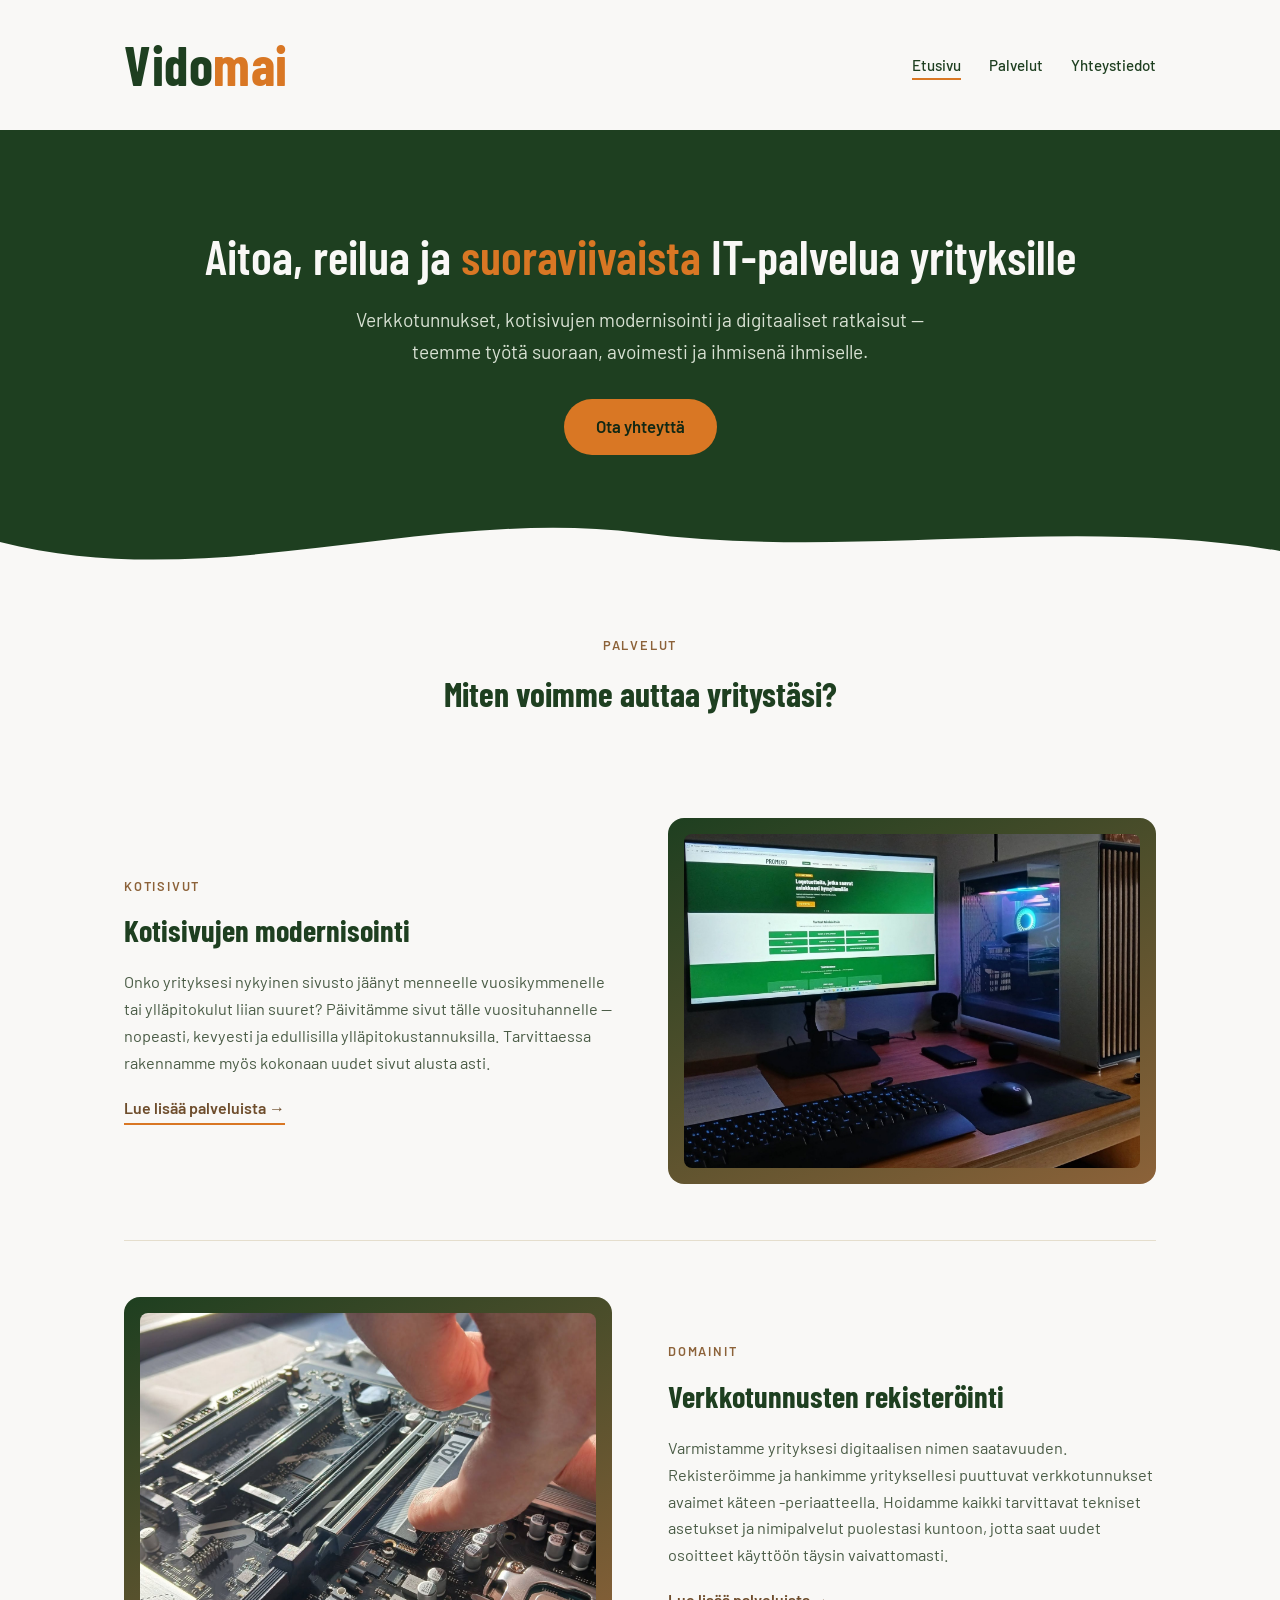
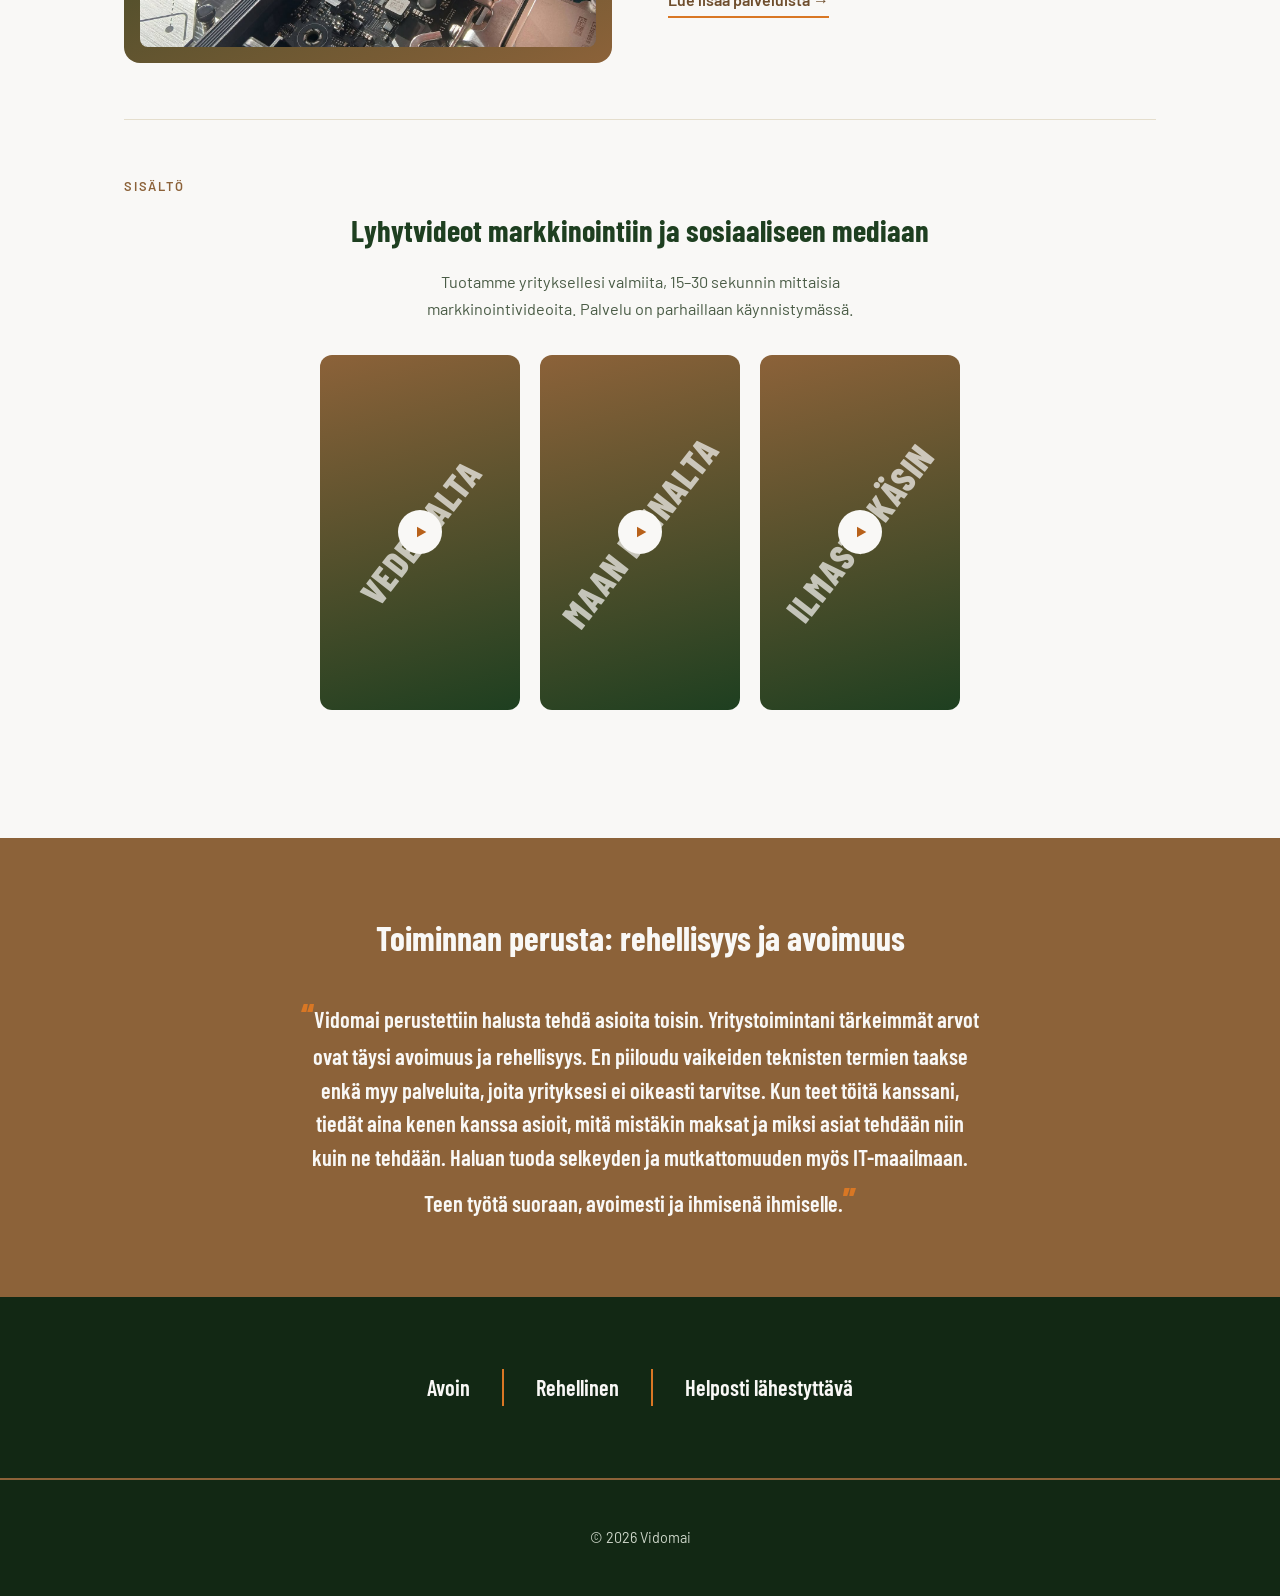
<file: index.html>
<!DOCTYPE html>
<html lang="fi">
<head>
  <meta charset="UTF-8">
  <meta name="viewport" content="width=device-width, initial-scale=1.0">
  <title>Vidomai — Kotisivut, domainit ja digitaaliset palvelut</title>
  <meta name="description" content="Vidomai tarjoaa aitoja, suoraviivaisia IT-palveluita yrityksille: verkkotunnukset, kotisivujen modernisointi ja digitaaliset ratkaisut.">
  <link rel="stylesheet" href="css/style.css">
</head>
<body>

  <header class="site-header">
    <div class="container">
      <a href="index.html" class="logo">Vido<span>mai</span></a>
      <nav class="main-nav" aria-label="Päävalikko">
        <ul>
          <li><a href="index.html" aria-current="page">Etusivu</a></li>
          <li><a href="palvelut.html">Palvelut</a></li>
          <li><a href="yhteystiedot.html">Yhteystiedot</a></li>
        </ul>
      </nav>
    </div>
  </header>

  <main>

    <section class="hero">
      <div class="container">
        <h1>Aitoa, reilua ja <em>suoraviivaista</em> IT-palvelua yrityksille</h1>
        <p>
          Verkkotunnukset, kotisivujen modernisointi ja digitaaliset ratkaisut
          — teemme työtä suoraan, avoimesti ja ihmisenä ihmiselle.
        </p>
        <a href="yhteystiedot.html" class="button">Ota yhteyttä</a>
      </div>
      <div class="wave-bottom" aria-hidden="true">
        <svg viewBox="0 0 1440 100" preserveAspectRatio="none">
          <path d="M0,40 C240,100 480,0 720,30 C960,60 1200,10 1440,50 L1440,100 L0,100 Z" fill="#f9f8f6"/>
        </svg>
      </div>
    </section>

    <section class="services">
      <div class="container">
        <span class="eyebrow">Palvelut</span>
        <h2>Miten voimme auttaa yritystäsi?</h2>

        <div class="feature-row">
          <div class="feature-text">
            <span class="eyebrow">Kotisivut</span>
            <h3>Kotisivujen modernisointi</h3>
            <p>
              Onko yrityksesi nykyinen sivusto jäänyt menneelle vuosikymmenelle
              tai ylläpitokulut liian suuret? Päivitämme sivut tälle
              vuosituhannelle — nopeasti, kevyesti ja edullisilla
              ylläpitokustannuksilla. Tarvittaessa rakennamme myös kokonaan
              uudet sivut alusta asti.
            </p>
            <a href="palvelut.html" class="link-arrow">Lue lisää palveluista &rarr;</a>
          </div>
          <div class="feature-media">
            <div class="media-placeholder">
              <img src="assets/images/kotisivujen-modernisointi.jpg" alt="Työpiste, jolla näkyy Promego-sivuston toteutus näytöllä">
            </div>
          </div>
        </div>

        <div class="feature-row reverse">
          <div class="feature-text">
            <span class="eyebrow">Domainit</span>
            <h3>Verkkotunnusten rekisteröinti</h3>
            <p>
              Varmistamme yrityksesi digitaalisen nimen saatavuuden.
              Rekisteröimme ja hankimme yrityksellesi puuttuvat
              verkkotunnukset avaimet käteen -periaatteella. Hoidamme kaikki
              tarvittavat tekniset asetukset ja nimipalvelut puolestasi
              kuntoon, jotta saat uudet osoitteet käyttöön täysin
              vaivattomasti.
            </p>
            <a href="palvelut.html" class="link-arrow">Lue lisää palveluista &rarr;</a>
          </div>
          <div class="feature-media">
            <div class="media-placeholder">
              <img src="assets/images/verkkotunnukset.jpg" alt="Läheiskuva emolevyn kokoamisesta">
            </div>
          </div>
        </div>

        <div class="feature-row video-showcase-row">
          <div class="feature-text">
            <span class="eyebrow">Sisältö</span>
            <h3>Lyhytvideot markkinointiin ja sosiaaliseen mediaan</h3>
            <p>
              Tuotamme yrityksellesi valmiita, 15–30 sekunnin mittaisia
              markkinointivideoita. Palvelu on parhaillaan käynnistymässä.
            </p>
            <!-- TODO: korvaa placeholder-ruudut oikeilla GoPro-klipeillä -->
            <div class="video-grid">
              <div class="video-tile">
                <span class="tile-watermark">Veden alta</span>
                <span class="play-icon"><svg viewBox="0 0 24 24"><polygon points="6,4 20,12 6,20"/></svg></span>
              </div>
              <div class="video-tile">
                <span class="tile-watermark">Maan pinnalta</span>
                <span class="play-icon"><svg viewBox="0 0 24 24"><polygon points="6,4 20,12 6,20"/></svg></span>
              </div>
              <div class="video-tile">
                <span class="tile-watermark">Ilmasta käsin</span>
                <span class="play-icon"><svg viewBox="0 0 24 24"><polygon points="6,4 20,12 6,20"/></svg></span>
              </div>
            </div>
          </div>
        </div>
      </div>
    </section>

    <section class="quote-section">
      <div class="container">
        <h2>Toiminnan perusta: rehellisyys ja avoimuus</h2>
        <blockquote>
          <span class="quote-mark">&ldquo;</span>Vidomai perustettiin halusta
          tehdä asioita toisin. Yritystoimintani tärkeimmät arvot ovat täysi
          avoimuus ja rehellisyys. En piiloudu vaikeiden teknisten termien
          taakse enkä myy palveluita, joita yrityksesi ei oikeasti tarvitse.
          Kun teet töitä kanssani, tiedät aina kenen kanssa asioit, mitä
          mistäkin maksat ja miksi asiat tehdään niin kuin ne tehdään. Haluan
          tuoda selkeyden ja mutkattomuuden myös IT-maailmaan. Teen työtä
          suoraan, avoimesti ja ihmisenä ihmiselle.<span class="quote-mark">&rdquo;</span>
        </blockquote>
      </div>
    </section>

    <section class="values-section">
      <div class="container">
        <ul class="values-list">
          <li>Avoin</li>
          <li>Rehellinen</li>
          <li>Helposti lähestyttävä</li>
        </ul>
      </div>
    </section>

  </main>

  <footer class="site-footer">
    <div class="container">
      <p>&copy; <span id="year"></span> Vidomai</p>
    </div>
  </footer>

  <script>
    document.getElementById('year').textContent = new Date().getFullYear();
  </script>

</body>
</html>
</file>
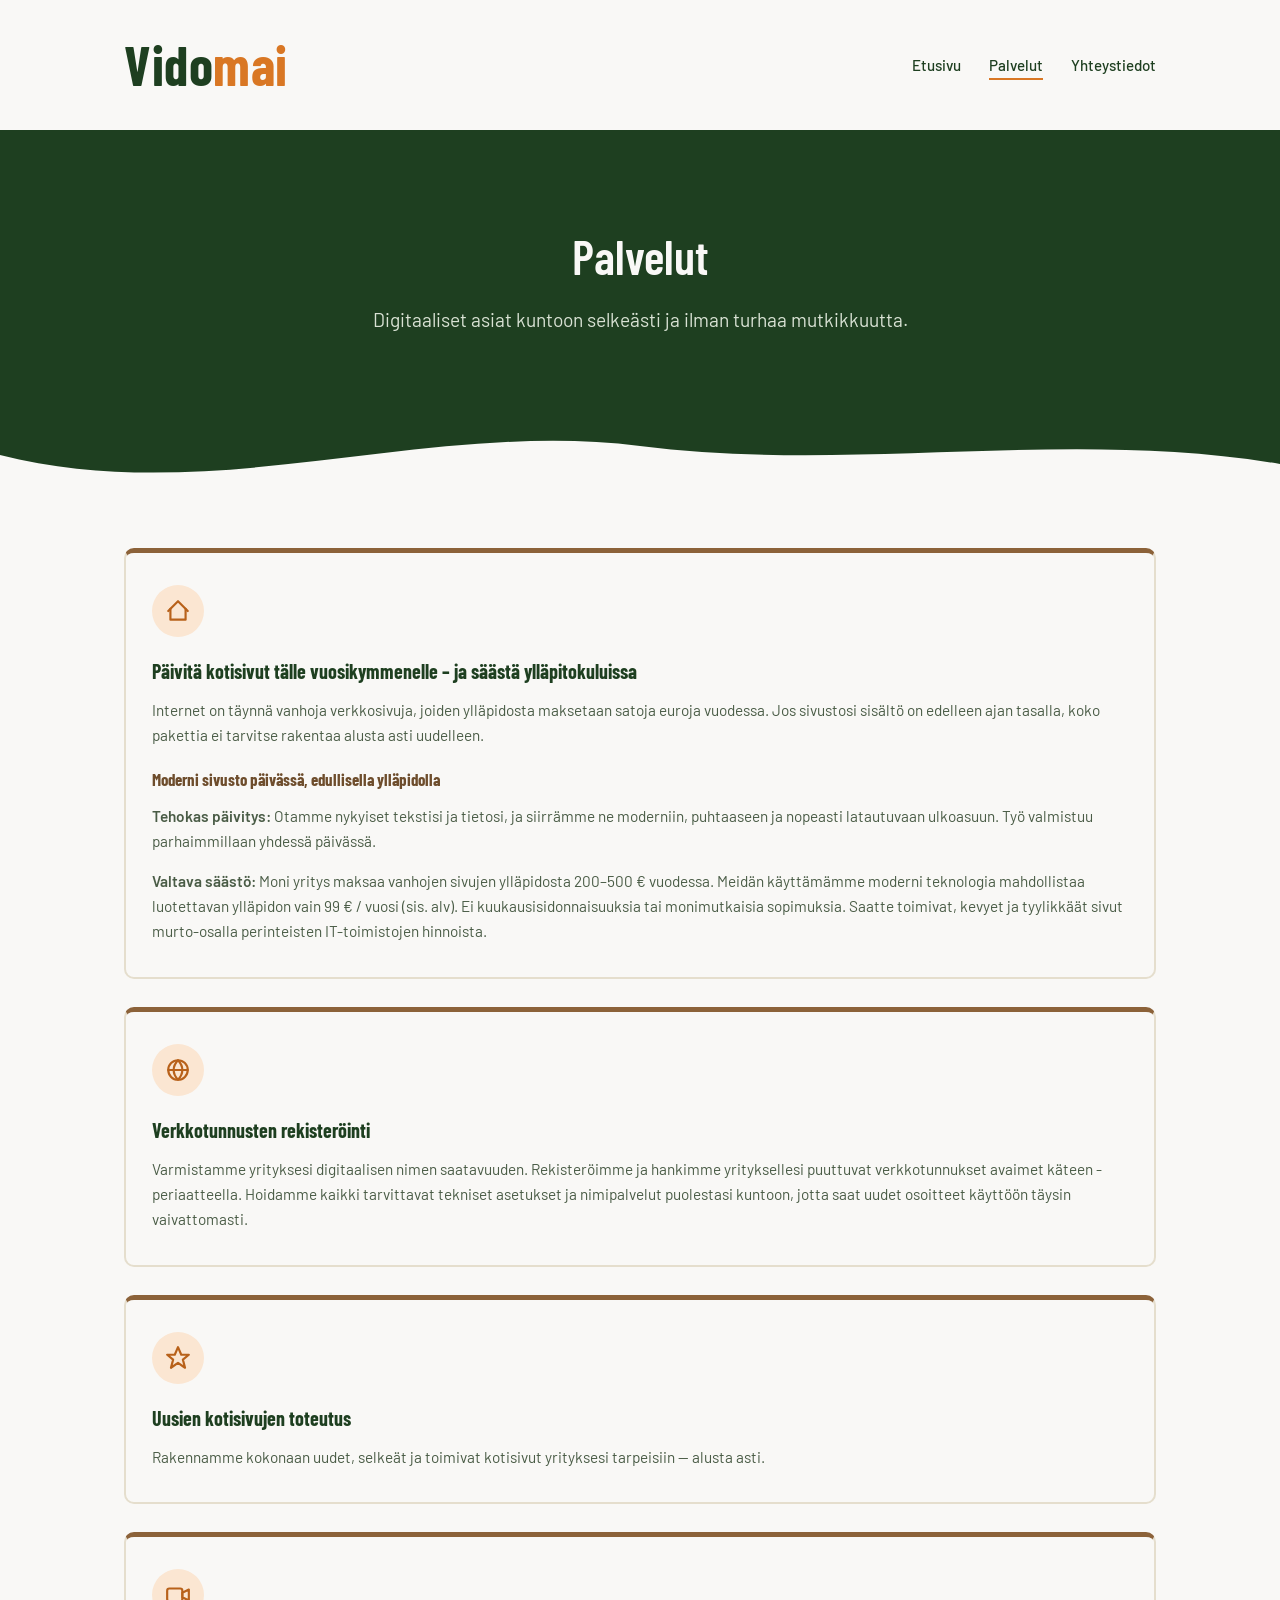
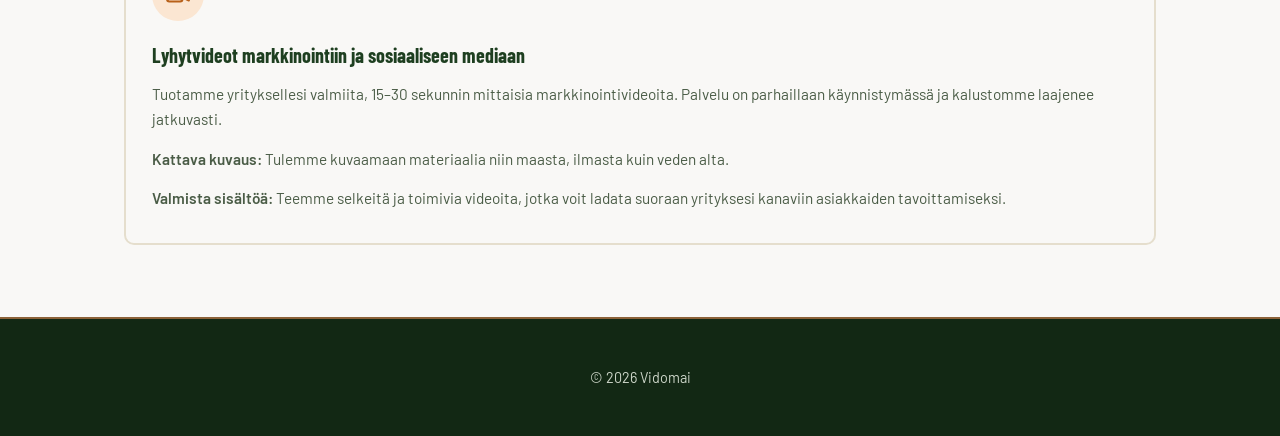
<file: palvelut.html>
<!DOCTYPE html>
<html lang="fi">
<head>
  <meta charset="UTF-8">
  <meta name="viewport" content="width=device-width, initial-scale=1.0">
  <title>Palvelut — Vidomai</title>
  <meta name="description" content="Vidomain palvelut: kotisivujen modernisointi, verkkotunnukset, uusien sivujen toteutus ja some-videot.">
  <link rel="stylesheet" href="css/style.css">
</head>
<body>

  <header class="site-header">
    <div class="container">
      <a href="index.html" class="logo">Vido<span>mai</span></a>
      <nav class="main-nav" aria-label="Päävalikko">
        <ul>
          <li><a href="index.html">Etusivu</a></li>
          <li><a href="palvelut.html" aria-current="page">Palvelut</a></li>
          <li><a href="yhteystiedot.html">Yhteystiedot</a></li>
        </ul>
      </nav>
    </div>
  </header>

  <main>

    <section class="hero">
      <div class="container">
        <h1>Palvelut</h1>
        <p>
          Digitaaliset asiat kuntoon selkeästi ja ilman turhaa mutkikkuutta.
        </p>
      </div>
      <div class="wave-bottom" aria-hidden="true">
        <svg viewBox="0 0 1440 100" preserveAspectRatio="none">
          <path d="M0,40 C240,100 480,0 720,30 C960,60 1200,10 1440,50 L1440,100 L0,100 Z" fill="#f9f8f6"/>
        </svg>
      </div>
    </section>

    <section class="services">
      <div class="container">
        <div class="service-grid">
          <div class="service-card">
            <div class="service-icon">
              <svg viewBox="0 0 24 24" fill="none" stroke-width="2" stroke-linecap="round" stroke-linejoin="round"><path d="M3 12l9-9 9 9"/><path d="M5 10v10h14V10"/></svg>
            </div>
            <h3>Päivitä kotisivut tälle vuosikymmenelle – ja säästä ylläpitokuluissa</h3>
            <p>
              Internet on täynnä vanhoja verkkosivuja, joiden ylläpidosta
              maksetaan satoja euroja vuodessa. Jos sivustosi sisältö on
              edelleen ajan tasalla, koko pakettia ei tarvitse rakentaa
              alusta asti uudelleen.
            </p>
            <h4>Moderni sivusto päivässä, edullisella ylläpidolla</h4>
            <p>
              <strong>Tehokas päivitys:</strong> Otamme nykyiset tekstisi ja
              tietosi, ja siirrämme ne moderniin, puhtaaseen ja nopeasti
              latautuvaan ulkoasuun. Työ valmistuu parhaimmillaan yhdessä
              päivässä.
            </p>
            <p>
              <strong>Valtava säästö:</strong> Moni yritys maksaa vanhojen
              sivujen ylläpidosta 200–500 € vuodessa. Meidän käyttämämme
              moderni teknologia mahdollistaa luotettavan ylläpidon vain
              99 € / vuosi (sis. alv). Ei kuukausisidonnaisuuksia tai
              monimutkaisia sopimuksia. Saatte toimivat, kevyet ja tyylikkäät
              sivut murto-osalla perinteisten IT-toimistojen hinnoista.
            </p>
          </div>
          <div class="service-card">
            <div class="service-icon">
              <svg viewBox="0 0 24 24" fill="none" stroke-width="2" stroke-linecap="round" stroke-linejoin="round"><circle cx="12" cy="12" r="9"/><path d="M3 12h18M12 3c2.5 2.6 4 6 4 9s-1.5 6.4-4 9c-2.5-2.6-4-6-4-9s1.5-6.4 4-9z"/></svg>
            </div>
            <h3>Verkkotunnusten rekisteröinti</h3>
            <p>
              Varmistamme yrityksesi digitaalisen nimen saatavuuden.
              Rekisteröimme ja hankimme yrityksellesi puuttuvat
              verkkotunnukset avaimet käteen -periaatteella. Hoidamme kaikki
              tarvittavat tekniset asetukset ja nimipalvelut puolestasi
              kuntoon, jotta saat uudet osoitteet käyttöön täysin
              vaivattomasti.
            </p>
          </div>
          <div class="service-card">
            <div class="service-icon">
              <svg viewBox="0 0 24 24" fill="none" stroke-width="2" stroke-linecap="round" stroke-linejoin="round"><path d="M12 2l3 7h7l-5.5 4.5L18.5 21 12 16.5 5.5 21l2-7.5L2 9h7z"/></svg>
            </div>
            <h3>Uusien kotisivujen toteutus</h3>
            <p>
              Rakennamme kokonaan uudet, selkeät ja toimivat kotisivut
              yrityksesi tarpeisiin — alusta asti.
            </p>
          </div>
          <div class="service-card">
            <div class="service-icon">
              <svg viewBox="0 0 24 24" fill="none" stroke-width="2" stroke-linecap="round" stroke-linejoin="round"><rect x="2" y="6" width="14" height="12" rx="2"/><path d="M16 10l6-3v10l-6-3z"/></svg>
            </div>
            <h3>Lyhytvideot markkinointiin ja sosiaaliseen mediaan</h3>
            <p>
              Tuotamme yrityksellesi valmiita, 15–30 sekunnin mittaisia
              markkinointivideoita. Palvelu on parhaillaan käynnistymässä ja
              kalustomme laajenee jatkuvasti.
            </p>
            <p>
              <strong>Kattava kuvaus:</strong> Tulemme kuvaamaan materiaalia
              niin maasta, ilmasta kuin veden alta.
            </p>
            <p>
              <strong>Valmista sisältöä:</strong> Teemme selkeitä ja toimivia
              videoita, jotka voit ladata suoraan yrityksesi kanaviin
              asiakkaiden tavoittamiseksi.
            </p>
          </div>
        </div>
      </div>
    </section>

  </main>

  <footer class="site-footer">
    <div class="container">
      <p>&copy; <span id="year"></span> Vidomai</p>
    </div>
  </footer>

  <script>
    document.getElementById('year').textContent = new Date().getFullYear();
  </script>

</body>
</html>
</file>
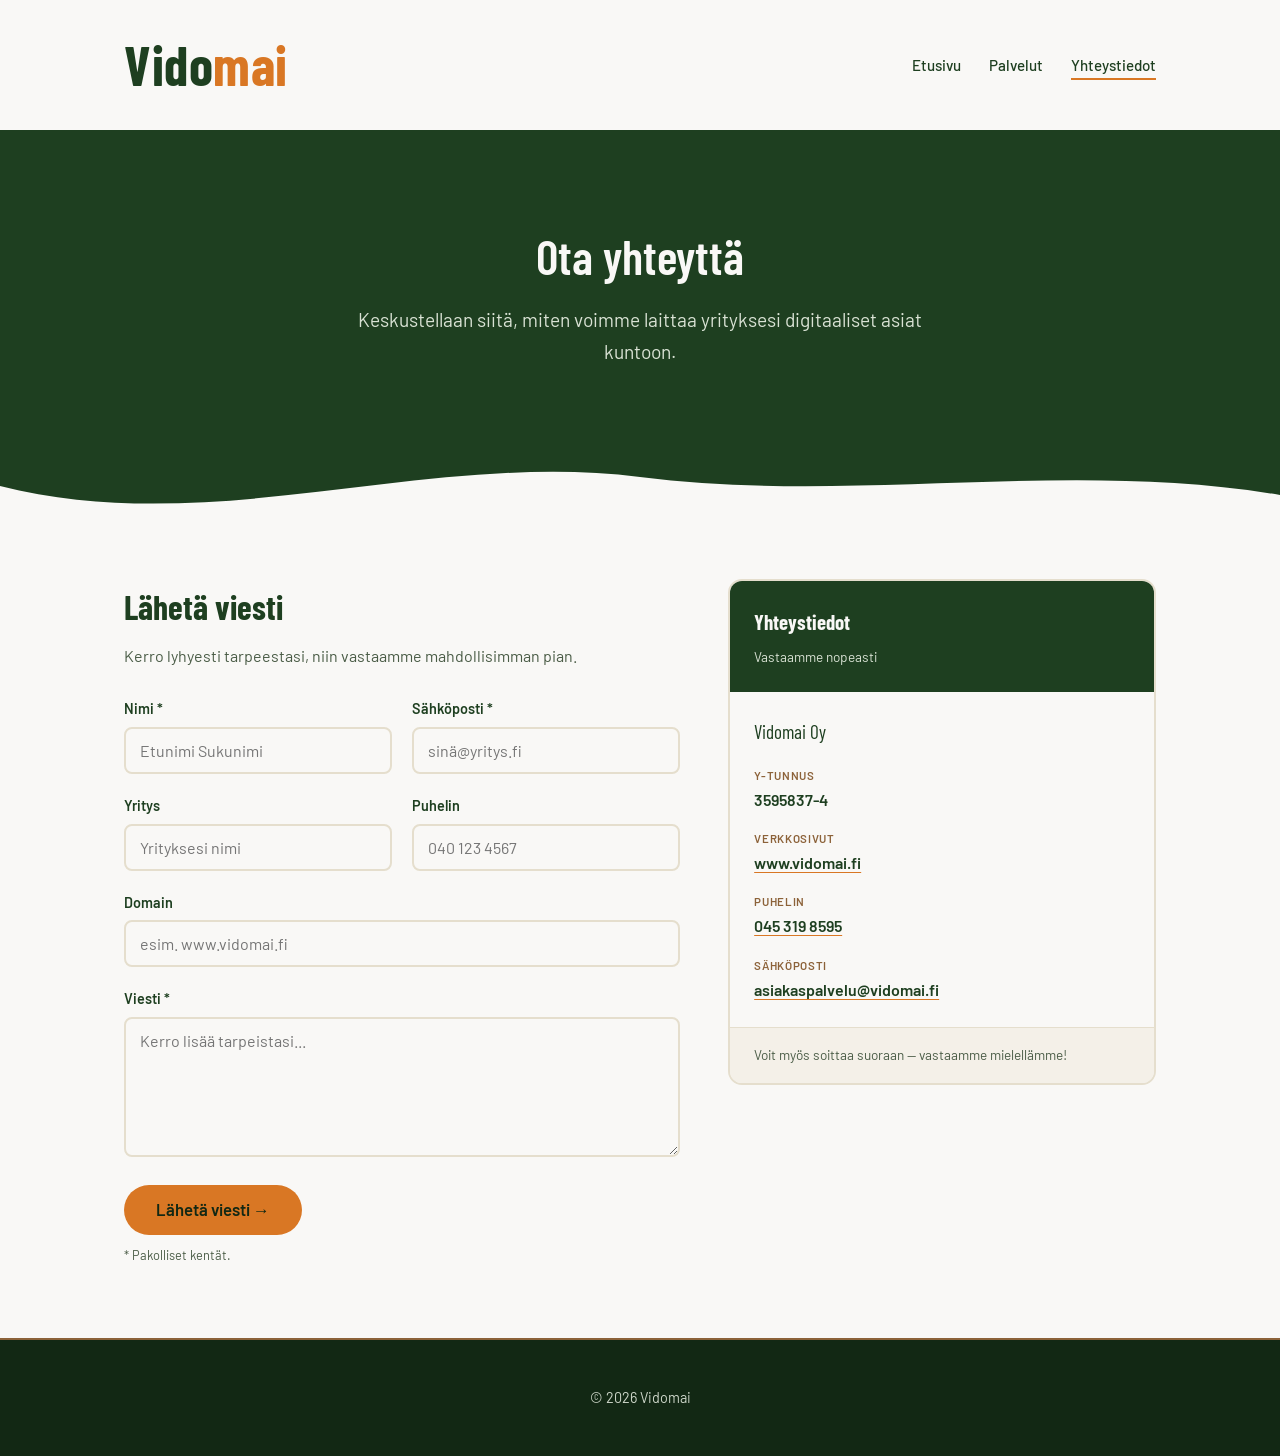
<file: yhteystiedot.html>
<!DOCTYPE html>
<html lang="fi">
<head>
  <meta charset="UTF-8">
  <meta name="viewport" content="width=device-width, initial-scale=1.0">
  <title>Yhteystiedot — Vidomai</title>
  <meta name="description" content="Ota yhteyttä Vidomaihin — keskustellaan yrityksesi digitaalisista tarpeista.">
  <link rel="stylesheet" href="css/style.css">
</head>
<body>

  <header class="site-header">
    <div class="container">
      <a href="index.html" class="logo">Vido<span>mai</span></a>
      <nav class="main-nav" aria-label="Päävalikko">
        <ul>
          <li><a href="index.html">Etusivu</a></li>
          <li><a href="palvelut.html">Palvelut</a></li>
          <li><a href="yhteystiedot.html" aria-current="page">Yhteystiedot</a></li>
        </ul>
      </nav>
    </div>
  </header>

  <main>

    <section class="hero">
      <div class="container">
        <h1>Ota yhteyttä</h1>
        <p>
          Keskustellaan siitä, miten voimme laittaa yrityksesi digitaaliset
          asiat kuntoon.
        </p>
      </div>
      <div class="wave-bottom" aria-hidden="true">
        <svg viewBox="0 0 1440 100" preserveAspectRatio="none">
          <path d="M0,40 C240,100 480,0 720,30 C960,60 1200,10 1440,50 L1440,100 L0,100 Z" fill="#f9f8f6"/>
        </svg>
      </div>
    </section>

    <section class="services">
      <div class="container">
        <div class="contact-layout">

          <div class="form-section">
            <h2>Lähetä viesti</h2>
            <p class="intro">Kerro lyhyesti tarpeestasi, niin vastaamme mahdollisimman pian.</p>

            <div class="form-grid" id="contactForm">
              <div class="form-group">
                <label for="nimi">Nimi *</label>
                <input type="text" id="nimi" name="nimi" placeholder="Etunimi Sukunimi" required>
              </div>
              <div class="form-group">
                <label for="email">Sähköposti *</label>
                <input type="email" id="email" name="email" placeholder="sinä@yritys.fi" required>
              </div>
              <div class="form-group">
                <label for="yritys">Yritys</label>
                <input type="text" id="yritys" name="yritys" placeholder="Yrityksesi nimi">
              </div>
              <div class="form-group">
                <label for="puhelin">Puhelin</label>
                <input type="tel" id="puhelin" name="puhelin" placeholder="040 123 4567">
              </div>
              <div class="form-group full">
                <label for="domain">Domain</label>
                <input type="text" id="domain" name="domain" placeholder="esim. www.vidomai.fi">
              </div>
              <div class="form-group full">
                <label for="viesti">Viesti *</label>
                <textarea id="viesti" name="viesti" placeholder="Kerro lisää tarpeistasi..." required></textarea>
              </div>
              <div class="form-submit">
                <button type="button" class="btn-submit" onclick="submitForm()">Lähetä viesti &rarr;</button>
                <p class="form-note">* Pakolliset kentät.</p>
              </div>
              <div class="success-msg" id="successMsg">
                Kiitos viestistäsi! Olemme sinuun yhteydessä mahdollisimman pian.
              </div>
            </div>
          </div>

          <aside class="contact-card">
            <div class="contact-card-header">
              <h3>Yhteystiedot</h3>
              <p>Vastaamme nopeasti</p>
            </div>
            <div class="contact-card-body">
              <div class="company-name">Vidomai Oy</div>
              <div class="contact-items">
                <div class="contact-item">
                  <span>Y-tunnus</span>
                  <p>3595837-4</p>
                </div>
                <div class="contact-item">
                  <span>Verkkosivut</span>
                  <a href="https://www.vidomai.fi">www.vidomai.fi</a>
                </div>
                <div class="contact-item">
                  <span>Puhelin</span>
                  <a href="tel:+358453198595">045 319 8595</a>
                </div>
                <div class="contact-item">
                  <span>Sähköposti</span>
                  <a href="mailto:asiakaspalvelu@vidomai.fi">asiakaspalvelu@vidomai.fi</a>
                </div>
              </div>
            </div>
            <div class="contact-card-footer">
              Voit myös soittaa suoraan — vastaamme mielellämme!
            </div>
          </aside>

        </div>
      </div>
    </section>

  </main>

  <footer class="site-footer">
    <div class="container">
      <p>&copy; <span id="year"></span> Vidomai</p>
    </div>
  </footer>

  <script>
    document.getElementById('year').textContent = new Date().getFullYear();

    function submitForm() {
      const nimi = document.getElementById('nimi').value.trim();
      const email = document.getElementById('email').value.trim();
      const viesti = document.getElementById('viesti').value.trim();
      if (!nimi || !email || !viesti) {
        alert('Täytä vaaditut kentät (nimi, sähköposti ja viesti).');
        return;
      }

      const yritys = document.getElementById('yritys').value.trim();
      const puhelin = document.getElementById('puhelin').value.trim();
      const domain = document.getElementById('domain').value.trim();

      const btn = document.querySelector('.btn-submit');
      btn.disabled = true;
      btn.textContent = 'Lähetetään...';

      let viestiTeksti = viesti;
      if (yritys || puhelin || domain) {
        viestiTeksti += '\n\n---';
        if (yritys) viestiTeksti += '\nYritys: ' + yritys;
        if (puhelin) viestiTeksti += '\nPuhelin: ' + puhelin;
        if (domain) viestiTeksti += '\nDomain: ' + domain;
      }

      fetch('https://api.web3forms.com/submit', {
        method: 'POST',
        headers: { 'Content-Type': 'application/json', 'Accept': 'application/json' },
        body: JSON.stringify({
          // TODO: korvaa oma web3forms.com-tilin access key (rekisteröidy sivustolla omalla sähköpostillasi)
          access_key: 'LISÄÄ_WEB3FORMS_ACCESS_KEY_TÄHÄN',
          name: nimi,
          email: email,
          message: viestiTeksti,
          subject: 'Uusi yhteydenotto – Vidomai.fi',
          from_name: 'Vidomai kotisivut'
        })
      })
      .then(res => res.json())
      .then(data => {
        if (data.success) {
          document.getElementById('successMsg').style.display = 'block';
          btn.textContent = 'Lähetetty';
        } else {
          alert('Virhe lähetyksessä. Yritä uudelleen tai ota yhteyttä sähköpostitse.');
          btn.disabled = false;
          btn.textContent = 'Lähetä viesti →';
        }
      })
      .catch(() => {
        alert('Virhe lähetyksessä. Yritä uudelleen tai ota yhteyttä sähköpostitse.');
        btn.disabled = false;
        btn.textContent = 'Lähetä viesti →';
      });
    }
  </script>

</body>
</html>
</file>
<file: css/style.css>
/* Vidomai.fi — tyylit v2
   Ilme: metsänvihreä, puunruskea, ruskan oranssi, luonnonvalkoinen — rohkea, näkyvä luontoteema */

/* ── FONTIT – Paikalliset (samat kuin promego.fi, ei verkkoyhteyttä tarvita) ── */
@font-face {
  font-display: swap;
  font-family: 'Barlow';
  font-style: normal;
  font-weight: 300;
  src: url('../fonts/barlow-v13-latin-300.woff2') format('woff2');
}
@font-face {
  font-display: swap;
  font-family: 'Barlow';
  font-style: normal;
  font-weight: 400;
  src: url('../fonts/barlow-v13-latin-regular.woff2') format('woff2');
}
@font-face {
  font-display: swap;
  font-family: 'Barlow';
  font-style: normal;
  font-weight: 500;
  src: url('../fonts/barlow-v13-latin-500.woff2') format('woff2');
}
@font-face {
  font-display: swap;
  font-family: 'Barlow';
  font-style: normal;
  font-weight: 600;
  src: url('../fonts/barlow-v13-latin-600.woff2') format('woff2');
}
@font-face {
  font-display: swap;
  font-family: 'Barlow Condensed';
  font-style: normal;
  font-weight: 400;
  src: url('../fonts/barlow-condensed-v13-latin-regular.woff2') format('woff2');
}
@font-face {
  font-display: swap;
  font-family: 'Barlow Condensed';
  font-style: normal;
  font-weight: 600;
  src: url('../fonts/barlow-condensed-v13-latin-600.woff2') format('woff2');
}
@font-face {
  font-display: swap;
  font-family: 'Barlow Condensed';
  font-style: normal;
  font-weight: 700;
  src: url('../fonts/barlow-condensed-v13-latin-700.woff2') format('woff2');
}
@font-face {
  font-display: swap;
  font-family: 'Barlow Condensed';
  font-style: normal;
  font-weight: 800;
  src: url('../fonts/barlow-condensed-v13-latin-800.woff2') format('woff2');
}

:root {
  --forest: #1e3f20;
  --forest-dark: #122814;
  --wood: #8c6239;
  --wood-dark: #6e4d2c;
  --autumn: #d97724;
  --autumn-dark: #b8611a;
  --natural-white: #f9f8f6;

  --text-on-light: #1e3f20;
  --text-muted-on-light: #4a5c46;

  --font-heading: "Barlow Condensed", "Arial Narrow", Arial, sans-serif;
  --font-body: "Barlow", -apple-system, BlinkMacSystemFont, "Segoe UI", Helvetica, Arial, sans-serif;

  --max-width: 1080px;
}

* {
  box-sizing: border-box;
}

html {
  scroll-behavior: smooth;
}

body {
  margin: 0;
  background: var(--natural-white);
  color: var(--text-on-light);
  font-family: var(--font-body);
  line-height: 1.65;
}

img {
  max-width: 100%;
  display: block;
}

a {
  color: inherit;
}

.container {
  max-width: var(--max-width);
  margin: 0 auto;
  padding: 0 24px;
}

/* Header */
.site-header {
  background: var(--natural-white);
  border-bottom: 3px solid var(--forest);
}

.site-header .container {
  display: flex;
  align-items: center;
  justify-content: space-between;
  flex-wrap: wrap;
  gap: 12px;
  padding-top: 20px;
  padding-bottom: 20px;
}

.logo {
  font-family: var(--font-heading);
  font-size: 3.4rem;
  font-weight: 700;
  color: var(--forest);
  text-decoration: none;
  letter-spacing: 0.01em;
}

.logo span {
  color: var(--autumn);
}

.main-nav ul {
  list-style: none;
  display: flex;
  flex-wrap: wrap;
  gap: 28px;
  margin: 0;
  padding: 0;
}

.main-nav a {
  text-decoration: none;
  color: var(--forest);
  font-weight: 500;
  font-size: 0.95rem;
  padding-bottom: 4px;
  border-bottom: 2px solid transparent;
}

.main-nav a:hover,
.main-nav a[aria-current="page"] {
  border-bottom-color: var(--autumn);
}

/* Hero */
.hero {
  position: relative;
  background: var(--forest);
  color: var(--natural-white);
  padding: 96px 0 140px;
  text-align: center;
  overflow: hidden;
}

.hero h1 {
  font-family: var(--font-heading);
  font-size: 3rem;
  line-height: 1.15;
  margin: 0 0 20px;
  font-weight: 600;
}

.hero h1 em {
  font-style: normal;
  color: var(--autumn);
}

.hero p {
  color: #d9e2d4;
  font-size: 1.2rem;
  max-width: 600px;
  margin: 0 auto 32px;
}

.wave-bottom {
  position: absolute;
  bottom: -1px;
  left: 0;
  width: 100%;
  line-height: 0;
}

.wave-bottom svg {
  width: 100%;
  height: 90px;
  display: block;
}

/* Buttons */
.button {
  display: inline-block;
  padding: 14px 32px;
  background: var(--autumn);
  color: var(--forest-dark);
  text-decoration: none;
  border-radius: 999px;
  font-size: 1.05rem;
  font-weight: 700;
  transition: background 0.2s ease, transform 0.2s ease;
}

.button:hover {
  background: var(--autumn-dark);
  transform: translateY(-2px);
}

.button-outline {
  display: inline-block;
  padding: 13px 30px;
  border: 2px solid var(--forest);
  color: var(--forest);
  text-decoration: none;
  border-radius: 999px;
  font-size: 1.05rem;
  font-weight: 600;
}

.button-outline:hover {
  background: var(--forest);
  color: var(--natural-white);
}

/* Sections */
section {
  padding: 72px 0;
}

section.services {
  background: var(--natural-white);
  padding-top: 40px;
}

.eyebrow {
  display: block;
  text-align: center;
  color: var(--wood);
  font-weight: 700;
  letter-spacing: 0.14em;
  text-transform: uppercase;
  font-size: 0.8rem;
  margin-bottom: 10px;
}

h2 {
  font-family: var(--font-heading);
  font-size: 2.1rem;
  margin: 0 0 40px;
  text-align: center;
  color: var(--forest);
}

/* Service cards */
.service-grid {
  display: grid;
  grid-template-columns: 1fr;
  gap: 28px;
}

.service-card {
  background: var(--natural-white);
  border: 2px solid #e5decd;
  border-top: 5px solid var(--wood);
  border-radius: 10px;
  padding: 32px 26px;
}

.service-icon {
  width: 52px;
  height: 52px;
  border-radius: 50%;
  background: #fbe6d2;
  display: flex;
  align-items: center;
  justify-content: center;
  margin-bottom: 18px;
}

.service-icon svg {
  width: 26px;
  height: 26px;
  stroke: var(--autumn-dark);
}

.service-card h3 {
  font-family: var(--font-heading);
  font-size: 1.25rem;
  margin: 0 0 10px;
  color: var(--forest);
}

.service-card p {
  color: var(--text-muted-on-light);
  margin: 0 0 14px;
  font-size: 0.96rem;
}

.service-card p:last-child {
  margin-bottom: 0;
}

.service-card h4 {
  font-family: var(--font-heading);
  font-size: 1.05rem;
  color: var(--wood-dark);
  margin: 18px 0 10px;
}

/* Feature rows (etusivun palveluesittely, teksti + kuva vuorotellen) */
.feature-row {
  display: flex;
  align-items: center;
  gap: 56px;
  padding: 56px 0;
  border-bottom: 1px solid #e5decd;
}

.feature-row:last-child {
  border-bottom: none;
}

.feature-row.reverse {
  flex-direction: row-reverse;
}

.feature-text,
.feature-media {
  flex: 1 1 0;
  min-width: 0;
}

.feature-text .eyebrow {
  text-align: left;
  margin-bottom: 8px;
}

.feature-text h3 {
  font-family: var(--font-heading);
  font-size: 1.9rem;
  color: var(--forest);
  margin: 0 0 14px;
}

.feature-text p {
  color: var(--text-muted-on-light);
  font-size: 1.02rem;
  margin: 0 0 18px;
}

.feature-text .link-arrow {
  display: inline-block;
  color: var(--wood-dark);
  font-weight: 600;
  text-decoration: none;
  border-bottom: 2px solid var(--autumn);
  padding-bottom: 2px;
}

.feature-text .link-arrow:hover {
  color: var(--autumn-dark);
}

/* Placeholder-kuvat: korvataan oikeilla valokuvilla/videoilla kun materiaalia on.
   Padding jättää gradientin näkyviin kehykseksi kuvan ympärille, kuva ei täytä koko laatikkoa. */
.media-placeholder {
  aspect-ratio: 4 / 3;
  border-radius: 16px;
  background: linear-gradient(155deg, var(--forest) 0%, var(--wood) 100%);
  padding: 16px;
  display: flex;
  align-items: center;
  justify-content: center;
}

.media-placeholder svg {
  width: 34%;
  height: 34%;
  stroke: var(--natural-white);
  opacity: 0.85;
}

.media-placeholder img {
  width: 100%;
  height: 100%;
  object-fit: cover;
  border-radius: 8px;
  display: block;
}

/* Video-osio */
.video-showcase-row .feature-text {
  flex-basis: 100%;
  text-align: center;
}

.video-showcase-row .feature-text p {
  max-width: 520px;
  margin-left: auto;
  margin-right: auto;
}

.video-grid {
  display: grid;
  grid-template-columns: repeat(3, 1fr);
  gap: 20px;
  max-width: 640px;
  margin: 32px auto 0;
}

.video-tile {
  position: relative;
  aspect-ratio: 9 / 16;
  border-radius: 12px;
  background: linear-gradient(165deg, var(--wood) 0%, var(--forest) 100%);
  padding: 10px;
  overflow: hidden;
}

.video-tile .tile-watermark {
  position: absolute;
  top: 50%;
  left: 50%;
  transform: translate(-50%, -50%) rotate(-52deg);
  color: rgba(249, 248, 246, 0.7);
  font-family: var(--font-heading);
  font-weight: 800;
  font-size: 2.25rem;
  text-transform: uppercase;
  letter-spacing: 0.04em;
  white-space: nowrap;
  pointer-events: none;
}

.video-tile img,
.video-tile video {
  width: 100%;
  height: 100%;
  object-fit: cover;
  border-radius: 6px;
  display: block;
}

.video-tile .play-icon {
  position: absolute;
  top: 50%;
  left: 50%;
  transform: translate(-50%, -50%);
  width: 44px;
  height: 44px;
  border-radius: 50%;
  background: var(--natural-white);
  display: flex;
  align-items: center;
  justify-content: center;
}

.video-tile .play-icon svg {
  width: 16px;
  height: 16px;
  fill: var(--autumn-dark);
  margin-left: 2px;
}

@media (max-width: 700px) {
  .feature-row,
  .feature-row.reverse {
    flex-direction: column;
    gap: 24px;
    padding: 40px 0;
  }

  .feature-media {
    width: 100%;
  }
}

/* Yhteydenottolomake */
.contact-layout {
  display: grid;
  grid-template-columns: 1.3fr 1fr;
  gap: 48px;
  align-items: start;
}

.form-section h2 {
  text-align: left;
  margin-bottom: 8px;
}

.form-section .intro {
  color: var(--text-muted-on-light);
  margin: 0 0 28px;
}

.form-grid {
  display: grid;
  grid-template-columns: 1fr 1fr;
  gap: 20px;
}

.form-group.full {
  grid-column: 1 / -1;
}

.form-group label {
  display: block;
  font-weight: 600;
  font-size: 0.9rem;
  color: var(--forest);
  margin-bottom: 6px;
}

.form-group input,
.form-group textarea {
  width: 100%;
  padding: 12px 14px;
  border: 2px solid #e5decd;
  border-radius: 8px;
  font-family: var(--font-body);
  font-size: 1rem;
  color: var(--text-on-light);
  background: var(--natural-white);
}

.form-group input:focus,
.form-group textarea:focus {
  outline: none;
  border-color: var(--autumn);
}

.form-group textarea {
  min-height: 140px;
  resize: vertical;
}

.form-submit {
  grid-column: 1 / -1;
}

.btn-submit {
  display: inline-block;
  padding: 14px 32px;
  background: var(--autumn);
  color: var(--forest-dark);
  border: none;
  border-radius: 999px;
  font-size: 1.05rem;
  font-weight: 700;
  font-family: var(--font-body);
  cursor: pointer;
  transition: background 0.2s ease, transform 0.2s ease;
}

.btn-submit:hover:not(:disabled) {
  background: var(--autumn-dark);
  transform: translateY(-2px);
}

.btn-submit:disabled {
  opacity: 0.6;
  cursor: not-allowed;
}

.form-note {
  font-size: 0.8rem;
  color: var(--text-muted-on-light);
  margin: 10px 0 0;
}

.success-msg {
  display: none;
  grid-column: 1 / -1;
  background: #eaf1e6;
  border: 1px solid var(--forest);
  color: var(--forest-dark);
  padding: 14px 18px;
  border-radius: 8px;
  font-weight: 600;
}

/* Yhteystietokortti */
.contact-card {
  border: 2px solid #e5decd;
  border-radius: 14px;
  overflow: hidden;
  background: var(--natural-white);
}

.contact-card-header {
  background: var(--forest);
  color: var(--natural-white);
  padding: 24px;
}

.contact-card-header h3 {
  font-family: var(--font-heading);
  font-size: 1.3rem;
  margin: 0 0 6px;
}

.contact-card-header p {
  margin: 0;
  font-size: 0.85rem;
  color: #d9e2d4;
}

.contact-card-body {
  padding: 24px;
}

.contact-card-body .company-name {
  font-family: var(--font-heading);
  font-size: 1.2rem;
  color: var(--forest);
  margin-bottom: 18px;
}

.contact-items {
  display: flex;
  flex-direction: column;
  gap: 16px;
}

.contact-item span {
  display: block;
  font-size: 0.72rem;
  text-transform: uppercase;
  letter-spacing: 0.06em;
  color: var(--wood);
  font-weight: 700;
  margin-bottom: 2px;
}

.contact-item p {
  margin: 0;
  color: var(--text-on-light);
  font-weight: 600;
}

.contact-item a {
  color: var(--forest);
  font-weight: 600;
  text-decoration: underline;
  text-decoration-color: var(--autumn);
  text-underline-offset: 3px;
}

.contact-card-footer {
  padding: 16px 24px;
  border-top: 1px solid #e5decd;
  background: #f4f0e8;
  font-size: 0.85rem;
  color: var(--text-muted-on-light);
}

@media (max-width: 700px) {
  .contact-layout {
    grid-template-columns: 1fr;
  }

  .form-grid {
    grid-template-columns: 1fr;
  }

  .form-group.full {
    grid-column: auto;
  }
}

/* Quote / why section */
.quote-section {
  background: var(--wood);
  color: var(--natural-white);
  position: relative;
}

.quote-section h2 {
  color: var(--natural-white);
  margin-bottom: 24px;
}

.quote-section blockquote {
  max-width: 680px;
  margin: 0 auto;
  text-align: center;
  font-family: var(--font-heading);
  font-size: 1.4rem;
  line-height: 1.5;
  font-weight: 600;
}

.quote-mark {
  font-family: var(--font-heading);
  font-size: 1.5em;
  font-weight: 800;
  color: var(--autumn);
}

/* Values */
.values-section {
  background: var(--forest-dark);
  color: var(--natural-white);
}

.values-list {
  display: flex;
  justify-content: center;
  gap: 0;
  flex-wrap: wrap;
  list-style: none;
  padding: 0;
  margin: 0;
  text-align: center;
}

.values-list li {
  font-family: var(--font-heading);
  font-size: 1.4rem;
  font-weight: 600;
  padding: 0 32px;
  border-right: 2px solid var(--autumn);
}

.values-list li:last-child {
  border-right: none;
}

/* Footer */
.site-footer {
  background: var(--forest-dark);
  border-top: 2px solid var(--wood);
  padding: 32px 0;
  text-align: center;
  color: #cdd6c9;
  font-size: 0.9rem;
}

.site-footer a {
  color: var(--autumn);
  text-decoration: none;
}

@media (max-width: 700px) {
  .hero {
    padding: 72px 0 110px;
  }

  .hero h1 {
    font-size: 2.1rem;
  }

  .main-nav ul {
    gap: 16px;
  }

  .values-list li {
    border-right: none;
    padding: 6px 20px;
  }
}
</file>
